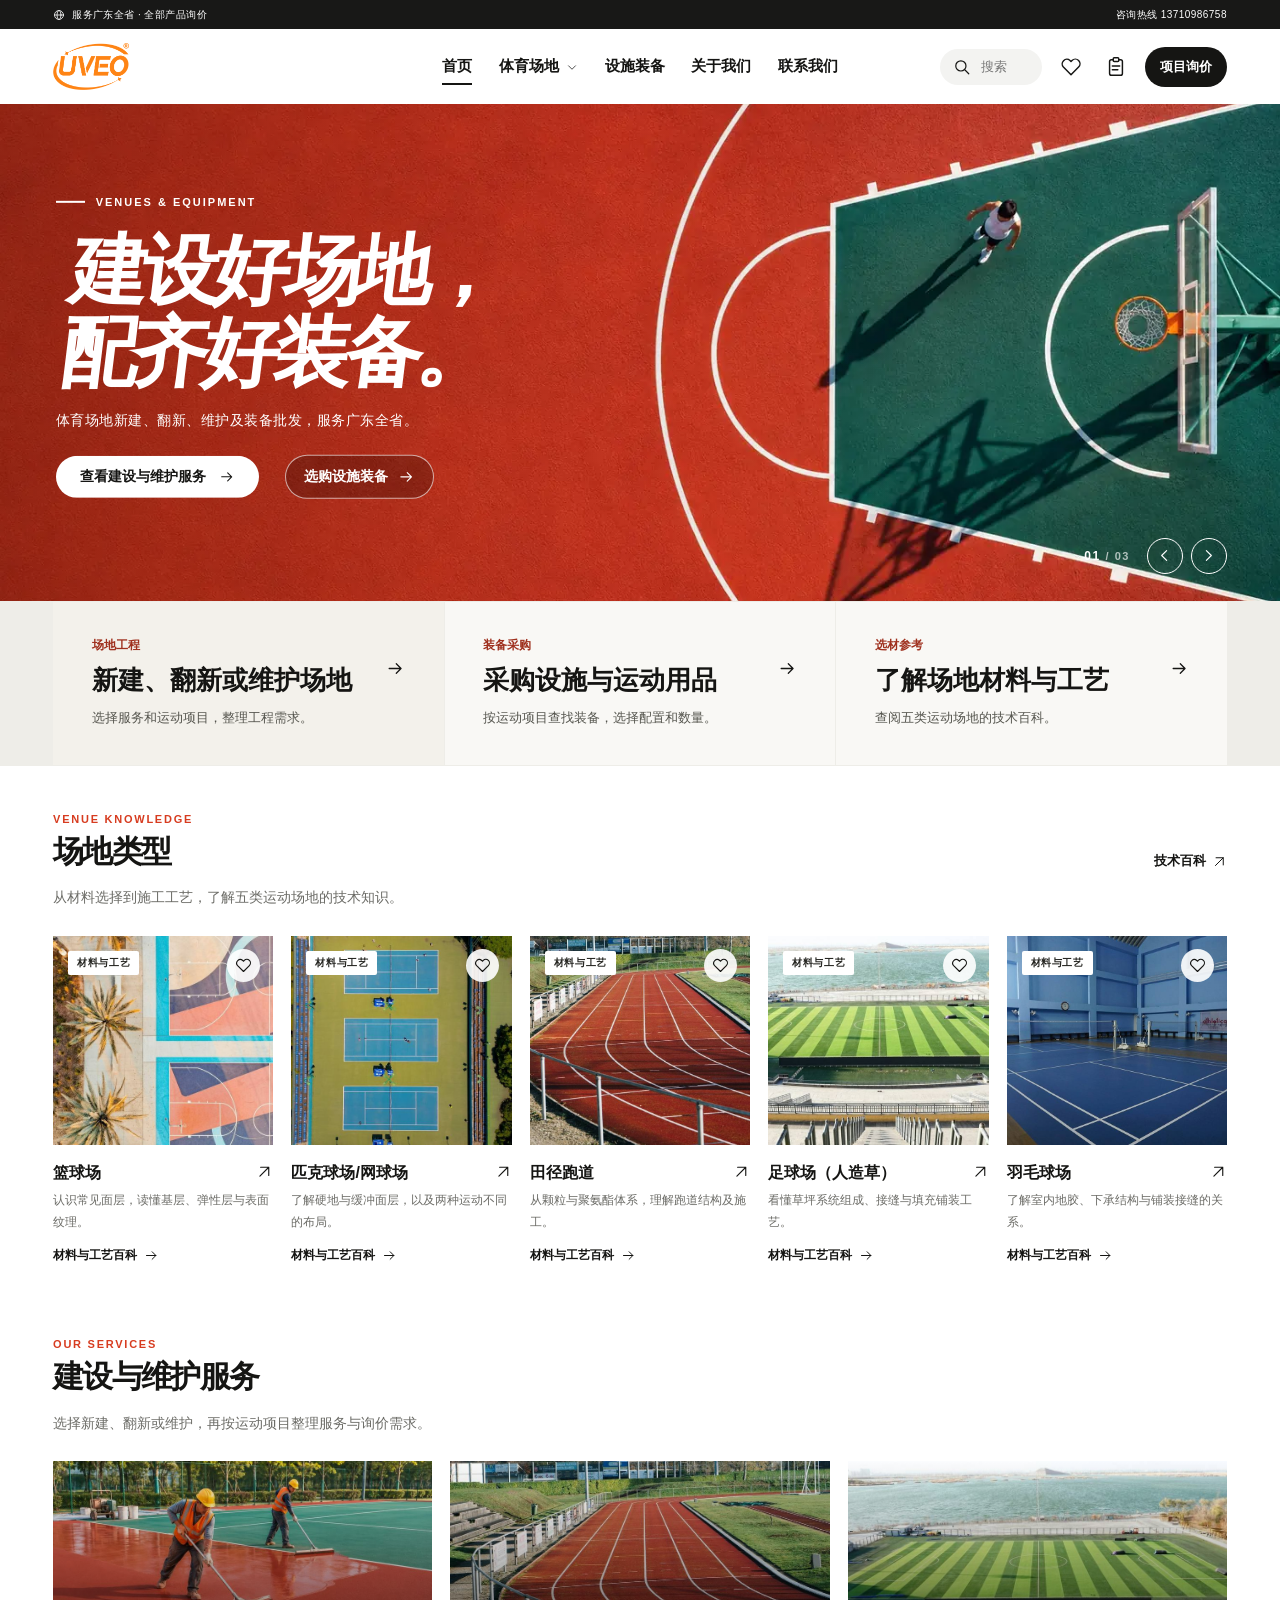
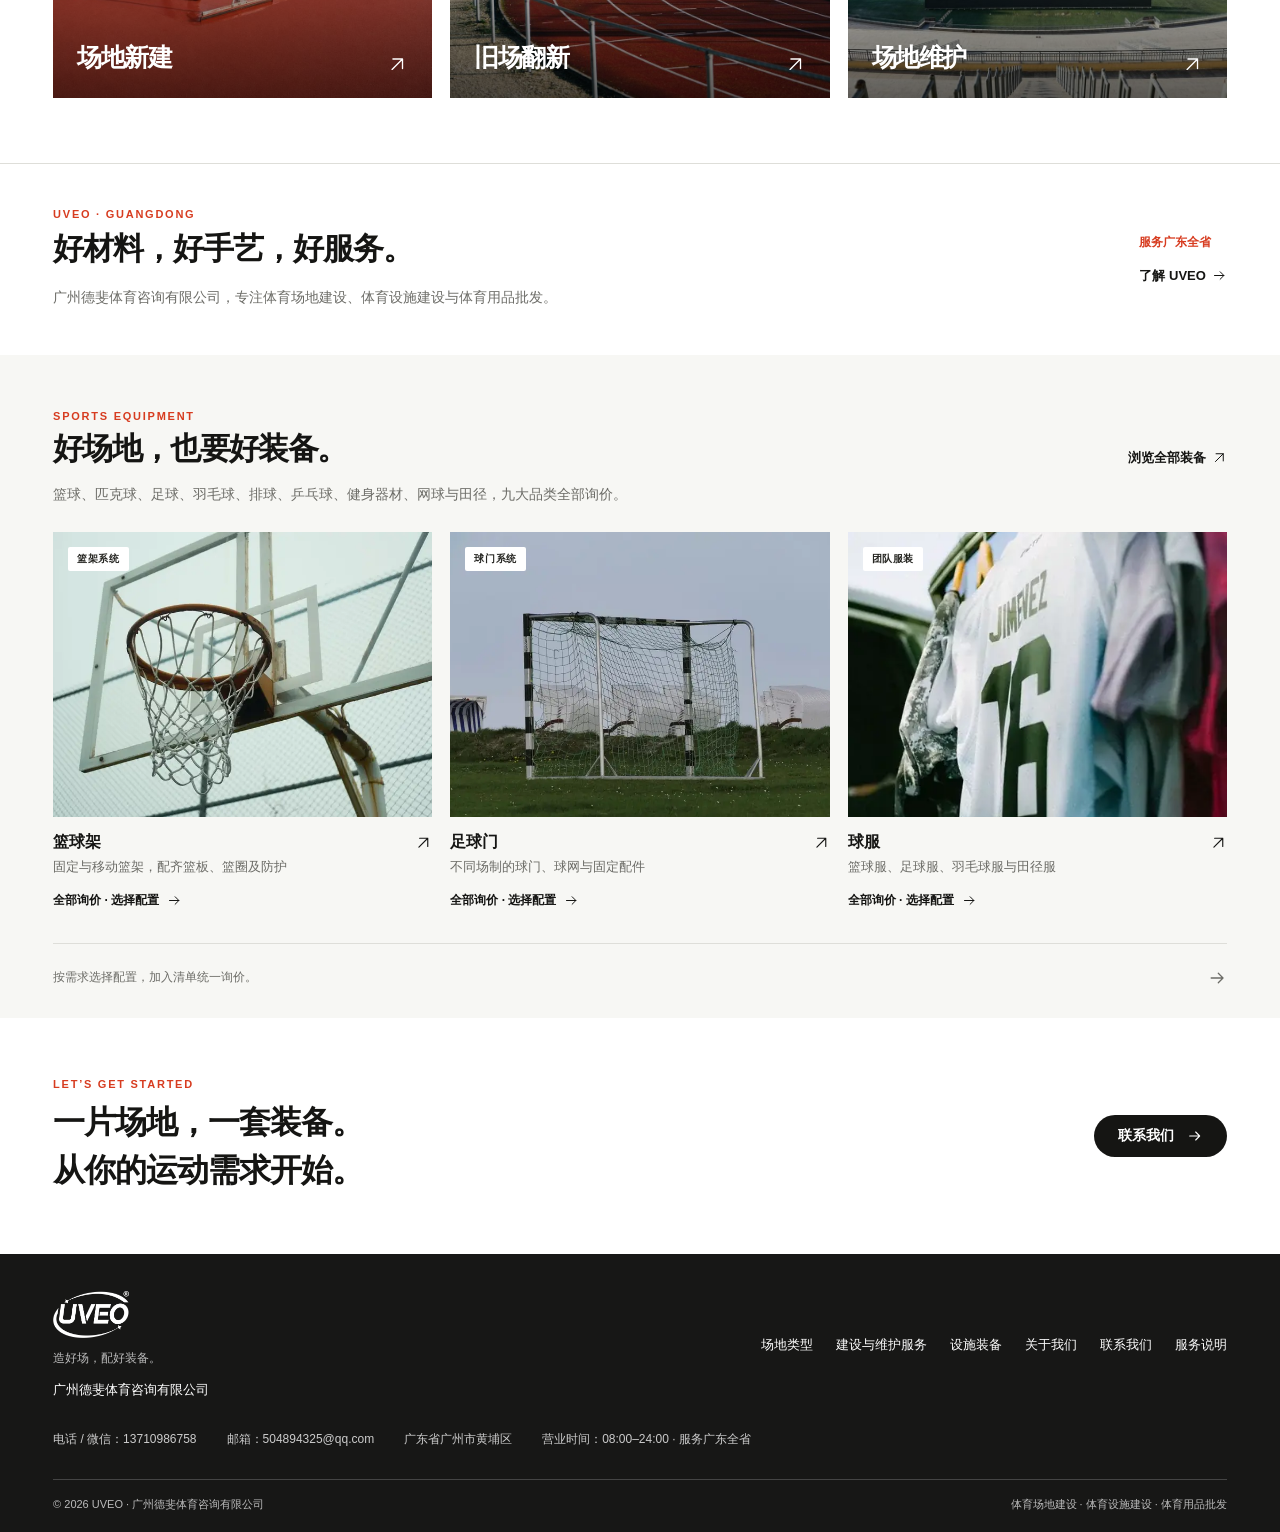
<file: index.html>
<!doctype html>
<html lang="zh-CN">
<head>
  <meta charset="utf-8">
  <meta name="viewport" content="width=device-width, initial-scale=1">
  <meta name="theme-color" content="#ffffff">
  <meta name="description" content="广州德斐体育咨询有限公司旗下 UVEO，专注体育场地建设、体育设施建设与体育用品批发，服务覆盖广东全省。涵盖篮球、匹克球、足球、羽毛球、排球、乒乓球、健身器材、网球与田径，全部产品欢迎询价。">
  <title>UVEO｜体育场地 · 设施装备</title>
  <link rel="icon" href="assets/uveo-logo.png">
  <link rel="stylesheet" href="style.css">
  <link rel="stylesheet" href="customer.css">
  <script src="company.js" defer></script>
  <script src="venues.js" defer></script>
  <script src="venue-guides.js" defer></script>
  <script src="equipment.js" defer></script>
  <script src="discovery.js" defer></script>
  <script src="app.js" defer></script>
</head>
<body>
  <a class="skip" href="#main">跳至主要内容</a>
  <div class="utility"><span><i data-icon="globe"></i> 服务广东全省 · 全部产品询价</span><a href="tel:13710986758">咨询热线 13710986758</a></div>
  <header class="site-header">
    <div class="brand-area"><button class="icon mobile-menu" data-action="menu" aria-label="打开导航"><i data-icon="menu"></i></button><a class="brand" href="#" aria-label="UVEO 首页"><img src="assets/uveo-logo.png" alt="UVEO"></a></div>
    <nav class="main-nav" aria-label="主导航">
      <a href="#" data-nav="home">首页</a>
      <div class="nav-dropdown">
        <button class="nav-trigger" aria-expanded="false" aria-controls="venue-menu" data-action="venues-menu">体育场地 <svg aria-hidden="true" viewBox="0 0 16 16" width="12" height="12" fill="none" stroke="currentColor"><path d="m3 6 5 5 5-5"/></svg></button>
        <div class="nav-submenu" id="venue-menu" hidden><span class="menu-caption">SPORTS VENUES</span><a href="#venues">场地类型 <span>五类场地的材料与工艺百科</span></a><a href="#services">建设与维护服务 <span>场地新建 · 旧场翻新 · 场地维护</span></a></div>
      </div>
      <a href="#equipment" data-nav="equipment">设施装备</a><a href="#about" data-nav="about">关于我们</a><a href="#contact" data-nav="contact">联系我们</a>
    </nav>
    <div class="actions">
      <button class="search-trigger" data-action="search" aria-label="搜索场地、服务与装备"><i data-icon="search"></i><span>搜索</span></button>
      <button class="icon desktop-heart" data-action="saved" aria-label="收藏的场地百科"><i data-icon="heart"></i></button>
      <button class="icon bag-icon" data-action="bag" aria-label="项目需求清单"><i data-icon="clipboard"></i><span class="bag-count" hidden></span></button>
      <a class="header-quote" href="#contact/quote">项目询价</a>
    </div>
  </header>
  <main id="main" tabindex="-1"></main>
  <footer><div class="foot-top"><div><a href="#" class="brand foot-brand" aria-label="UVEO 首页"><img src="assets/uveo-logo-white.png" alt="UVEO"></a><p class="footer-tagline">造好场，配好装备。</p><p class="footer-company">广州德斐体育咨询有限公司</p></div><nav aria-label="页脚导航"><a href="#venues">场地类型</a><a href="#services">建设与维护服务</a><a href="#equipment">设施装备</a><a href="#about">关于我们</a><a href="#contact">联系我们</a><button data-action="help">服务说明</button></nav></div><div class="footer-contact"><a href="tel:13710986758">电话 / 微信：13710986758</a><a href="mailto:504894325@qq.com">邮箱：504894325@qq.com</a><span>广东省广州市黄埔区</span><span>营业时间：08:00–24:00 · 服务广东全省</span></div><div class="foot-bottom"><span>© 2026 UVEO · 广州德斐体育咨询有限公司</span><span>体育场地建设 · 体育设施建设 · 体育用品批发</span></div></footer>
  <dialog id="panel" aria-labelledby="panel-title"><div id="panel-content"></div></dialog>
  <nav class="mobile-quick-nav" aria-label="快捷操作">
    <a href="tel:13710986758"><i data-icon="phone"></i>电话咨询</a>
    <button type="button" data-action="bag"><i data-icon="clipboard"></i><span>需求清单 <span data-brief-count>0</span></span></button>
    <a href="#contact/quote"><i data-icon="arrow"></i>项目询价</a>
  </nav>
  <div id="toast" role="status"></div>
</body>
</html>
</file>
<file: style.css>
:root{--ink:#151513;--muted:#6c6c67;--gutter:clamp(22px,4.15vw,76px);--red:#d73c20;--line:#deded9;color:var(--ink);font-family:Arial,"PingFang SC","Microsoft YaHei",sans-serif;font-synthesis:weight style}
*{box-sizing:border-box}body{margin:0;background:white}button,input,select{font:inherit;color:inherit}button,a{touch-action:manipulation}button{border:0;background:none;cursor:pointer;padding:0}a{color:inherit;text-decoration:none}button:focus-visible,a:focus-visible,input:focus-visible,select:focus-visible{outline:2px solid #2666ba;outline-offset:4px}button:disabled{opacity:.32;cursor:default}img{display:block;max-width:100%}[hidden]{display:none!important}h1,h2,h3,p{margin:0}.skip{position:absolute;z-index:8;background:white;padding:12px;top:-70px}.skip:focus{top:0}
.utility{height:29px;background:#181817;color:white;display:flex;align-items:center;justify-content:space-between;padding:0 var(--gutter);font-size:10px;letter-spacing:.45px}.utility span{display:flex;align-items:center;gap:7px}.utility svg{width:12px;height:12px}.utility button{font-size:11px}.site-header{height:75px;padding:0 var(--gutter);display:grid;grid-template-columns:1fr auto 1fr;align-items:center;background:white;position:relative;z-index:2}.brand-area,.actions,.main-nav{display:flex;align-items:center}.brand img{width:clamp(98px,8.8vw,151px);height:42px;object-fit:contain;object-position:left center}.main-nav{gap:clamp(20px,2.5vw,46px);font-size:15px;font-weight:650}.main-nav a{position:relative;padding:25px 0}.main-nav a::after{position:absolute;content:"";left:0;right:0;bottom:16px;height:2px;background:currentColor;transform:scaleX(0);transition:transform .2s}.main-nav a:hover::after,.main-nav a.current::after{transform:scaleX(1)}.actions{justify-content:flex-end;gap:13px}.icon,.round,.search-trigger{display:inline-flex;align-items:center;justify-content:center}.icon{width:32px;height:38px}.icon svg,.search-trigger svg{width:22px;height:22px}.search-trigger{border-radius:28px;background:#f3f3f1;gap:10px;font-size:13px;color:#777;justify-content:flex-start;width:clamp(85px,8vw,145px);height:36px;padding-left:13px}.search-trigger svg{color:var(--ink);width:18px}.icon:hover,.utility button:hover,.foot-top a:hover{opacity:.65}.bag-icon{position:relative}.bag-count{font-size:10px;position:absolute;right:-3px;top:0;background:var(--red);color:white;border-radius:15px;min-width:16px;height:16px;line-height:16px}.mobile-menu{display:none}i[data-icon]{display:inline-flex;align-items:center}
.hero{position:relative;isolation:isolate;background:#a43123;height:clamp(465px,38.8vw,670px);color:white;overflow:hidden}.hero-image,.hero-shade{position:absolute;inset:0;width:100%;height:100%;z-index:-1}.hero-image{object-fit:cover;object-position:center center}.hero-shade{background:linear-gradient(90deg,rgba(42,10,4,.36),rgba(52,15,5,.07) 48%,transparent 72%)}.hero-content{position:absolute;top:49%;transform:translateY(-50%);left:var(--gutter);padding-left:.2vw;max-width:67%}.eyebrow{display:flex;gap:11px;align-items:center;font-size:11px;font-weight:750;letter-spacing:2px}.eyebrow::before{content:"";display:inline-block;width:29px;height:2px;background:currentColor}.hero h1{font-size:clamp(63px,6.55vw,114px);font-weight:1000;letter-spacing:-.075em;line-height:1.07;margin:21px 0 18px;transform:skewX(-7deg);transform-origin:left bottom}.hero h1 span{display:block}.hero-copy{font-size:clamp(14px,1.08vw,19px);letter-spacing:.5px}.pill{border:1px solid transparent;border-radius:99px;min-height:42px;padding:10px 23px;display:inline-flex;justify-content:center;align-items:center;gap:13px;font-weight:650;font-size:14px;background:var(--ink);color:white}.pill:hover{background:#444}.pill.light{background:white;color:var(--ink)}.pill.light:hover{background:#e9e9e5}.pill svg{width:16px;height:16px}.hero .pill{margin-top:25px}.hero-controls{position:absolute;right:var(--gutter);bottom:27px;display:flex;align-items:center;gap:8px}.hero-count{font:600 12px Arial;letter-spacing:1.5px;margin-right:9px}.hero-count small{opacity:.65;font-size:11px}.round{border-radius:50%;height:36px;width:36px;background:#f3f3f1}.round:hover:not(:disabled){background:#dededb}.round svg{width:17px;height:17px}.hero .round{color:inherit;background:transparent;border:1px solid currentColor}.hero .round:hover{background:#fff3}.hero.product-slide{background:#eeeae2;color:#141412}.product-slide .hero-image{left:46%;width:54%;object-fit:contain;mix-blend-mode:multiply}.product-slide .hero-shade{background:transparent}.product-slide .pill.light{color:white;background:#161614}
.section{padding:47px var(--gutter) 9px}.section-head{display:flex;align-items:flex-end;justify-content:space-between;gap:18px;margin-bottom:23px}.overline{color:var(--red);font:750 11px Arial;letter-spacing:1.75px;margin-bottom:8px}.section-head h2,.collection h1{font-size:clamp(28px,2.4vw,44px);font-weight:850;letter-spacing:-.055em;line-height:1.22}.section-tools{display:flex;gap:8px;align-items:center}.text-link{font-size:13px;display:inline-flex;align-items:center;gap:6px;font-weight:600}.text-link svg{width:15px;height:15px}.section-tools .text-link{margin-right:14px}.text-link:hover{text-decoration:underline}.product-rail{display:grid;grid-auto-flow:column;grid-auto-columns:calc((100% - 36px)/3);gap:18px;overflow:auto;scroll-snap-type:x mandatory;scrollbar-width:none}.product-rail::-webkit-scrollbar{display:none}.product-card{min-width:0;position:relative;scroll-snap-align:start}.product-link{width:100%;display:block;text-align:left}.photo{display:flex;align-items:center;justify-content:center;aspect-ratio:1.44;background:#f3f3f0;position:relative;overflow:hidden}.photo img{width:100%;height:100%;object-fit:contain;mix-blend-mode:multiply;transition:transform .32s}.product-link:hover .photo img{transform:scale(1.045)}.product-flag{position:absolute;left:15px;top:15px;background:white;color:#262622;border-radius:2px;padding:5px 9px;font-size:10px;letter-spacing:.6px;font-weight:700}.save-item{background:rgba(255,255,255,.9);position:absolute;right:13px;top:13px;width:33px;height:33px}.save-item svg{width:17px;height:17px}.is-saved svg{fill:currentColor}.product-info{margin:15px 0 4px;font-size:16px;display:flex;justify-content:space-between;gap:10px;align-items:baseline}.product-info strong{font-weight:720}.price{font-size:14px;font-weight:600;white-space:nowrap}.product-type{font-size:13px;color:var(--muted)}
.sport-section{padding-top:62px;padding-bottom:65px}.sport-grid{display:grid;grid-template-columns:repeat(3,1fr);gap:18px}.sport-tile{position:relative;isolation:isolate;aspect-ratio:1.6;background:#222;color:white;overflow:hidden;display:flex;align-items:flex-end;padding:24px;text-align:left}.sport-tile img{position:absolute;inset:0;z-index:-2;width:100%;height:100%;object-fit:cover;transition:.3s}.sport-tile:after{content:"";inset:0;position:absolute;z-index:-1;background:linear-gradient(transparent,#0009)}.sport-tile:hover img{transform:scale(1.025)}.sport-tile strong{font-size:25px;letter-spacing:-.06em}.sport-tile svg{margin-left:auto;width:21px}.collection{padding:39px var(--gutter) 65px;min-height:63vh}.crumb{font-size:12px;color:#777;margin-bottom:30px}.crumb a:hover{text-decoration:underline}.catalog-tools{display:flex;justify-content:space-between;align-items:center;margin:25px 0 23px;gap:15px}.chips{display:flex;gap:8px;flex-wrap:wrap}.chip{border:1px solid var(--line);border-radius:60px;padding:7px 15px;font-size:13px}.chip.active{background:var(--ink);color:white;border-color:var(--ink)}.sort{font-size:13px;border:0;background:white;padding:7px}.product-grid{display:grid;grid-template-columns:repeat(3,minmax(0,1fr));gap:32px 18px}.empty{color:var(--muted);font-size:14px;line-height:1.7;margin:27px 0}.empty .pill{margin-top:18px}
footer{background:#171716;color:#fff;padding:37px var(--gutter) 20px}.foot-top,.foot-bottom,.foot-top nav{display:flex;align-items:center;justify-content:space-between;gap:23px}.foot-brand img{filter:brightness(0) invert(1)}.foot-top nav{font-size:13px}.foot-bottom{margin-top:29px;border-top:1px solid #444;padding-top:17px;color:#bbb;font-size:11px}
dialog{border:0;position:fixed;inset:0 0 0 auto;margin:0;width:min(455px,100%);max-width:100%;height:100%;max-height:100dvh;padding:0;color:var(--ink)}dialog::backdrop{background:#1117}body.lock{overflow:hidden}#panel-content{padding:26px 26px 45px}.panel-head{display:flex;align-items:center;justify-content:space-between;gap:16px;margin-bottom:23px}.panel-head h2{font-size:24px;letter-spacing:-1px}.panel-search{display:flex;border:1px solid #aaa;border-radius:99px;gap:10px;align-items:center;padding:0 15px;height:45px}.panel-search svg{width:19px}.panel-search input{border:0;background:none;outline:none;width:100%}.panel-hint{margin:22px 0 10px;font-size:13px;color:var(--muted)}.mini-row{display:flex;align-items:center;gap:15px;width:100%;text-align:left;padding:14px 0;border-bottom:1px solid var(--line)}.mini-row img{width:75px;height:70px;background:#f4f4f2;object-fit:contain}.mini-text{flex:1;display:grid;gap:6px}.mini-text small{color:var(--muted)}.mini-text strong{font-size:15px}.mini-text .price{font-size:13px}.panel-product{width:100%;height:230px;background:#f3f3f1;object-fit:contain}.detail-title{font-size:25px;margin:17px 0 7px}.detail-meta{color:var(--muted);font-size:14px;margin-bottom:9px}.size-label{margin:25px 0 10px;font-size:14px;font-weight:bold}.size-grid{display:flex;flex-wrap:wrap;gap:7px}.size-grid button{border:1px solid #ccc;border-radius:4px;padding:9px 15px;font-size:13px}.size-grid button[aria-pressed=true]{background:var(--ink);color:white}.wide{width:100%;margin-top:20px}.outline{background:white;color:var(--ink);border-color:#bbb;margin-top:8px}.outline:hover{background:#f3f3f2}.quantity{display:flex;gap:12px;align-items:center;font-size:13px}.quantity button{font-size:16px;border:1px solid #ccc;width:25px;height:25px;border-radius:50%}.subtotal{display:flex;justify-content:space-between;margin:24px 0;font-size:18px}.panel-link{display:block;padding:16px 0;border-bottom:1px solid var(--line);font-weight:600}.help-body{line-height:1.8;font-size:14px}.help-body h3{font-size:16px;margin:18px 0 4px}#toast{position:fixed;z-index:12;bottom:23px;left:50%;transform:translate(-50%,8px);background:#20201f;color:white;padding:11px 18px;border-radius:25px;font-size:13px;opacity:0;pointer-events:none;transition:.18s;white-space:nowrap}#toast.on{opacity:1;transform:translate(-50%,0)}
@media(min-width:1650px){.section{padding-top:65px}.utility{font-size:12px;height:32px}.site-header{height:85px}}
@media(max-width:920px){.main-nav{gap:18px;font-size:14px}.actions{gap:6px}.search-trigger{width:36px;justify-content:center;padding:0}.search-trigger span{display:none}.hero{height:455px}.hero h1{font-size:73px}.hero-shade{background:linear-gradient(90deg,#32100766,transparent 70%)}}
@media(max-width:690px){:root{--gutter:20px}.utility{height:25px;font-size:9px}.utility button{font-size:10px}.site-header{height:62px;grid-template-columns:1fr auto}.main-nav,.desktop-heart{display:none}.mobile-menu{display:inline-flex;margin-left:-5px}.brand-area{gap:9px}.brand img{width:87px;height:33px}.actions{gap:8px}.search-trigger{background:none}.hero{height:520px;max-height:78svh;min-height:430px}.hero-image{object-position:65% center}.hero-content{left:var(--gutter);top:auto;bottom:52px;max-width:94%;transform:none}.hero-shade{background:linear-gradient(25deg,#32100792,transparent 75%)}.hero h1{font-size:64px;margin:15px 0;line-height:1.04}.hero-copy{font-size:13px}.hero .pill{margin-top:18px}.hero-controls{bottom:13px;right:16px;gap:5px}.hero-count{margin-right:5px;font-size:10px}.hero .round{width:28px;height:28px}.hero .round svg{width:13px}.eyebrow,.overline{font-size:10px}.product-slide .hero-image{left:20%;top:-15%;width:85%;height:83%}.section{padding-top:32px}.section-head{margin-bottom:17px}.section-head h2,.collection h1{font-size:28px}.section-tools .text-link{margin:0;font-size:12px}.section-tools .round{display:none}.product-rail{grid-auto-columns:min(78%,320px);gap:12px;margin-right:calc(-1 * var(--gutter));padding-right:var(--gutter)}.photo{aspect-ratio:1.25}.product-info{font-size:15px}.product-type{font-size:12px}.sport-section{padding-bottom:33px}.sport-grid{gap:10px;grid-template-columns:1fr}.sport-tile{aspect-ratio:2.35}.foot-top{align-items:flex-start}.foot-top nav{gap:13px;font-size:12px}.foot-bottom{font-size:10px}.product-grid{grid-template-columns:repeat(2,minmax(0,1fr));gap:24px 10px}.product-grid .product-info{display:grid;gap:5px}.product-grid .save-item{right:7px;top:7px;width:27px;height:27px}.product-grid .product-flag{left:7px;top:7px;font-size:9px}.catalog-tools{align-items:flex-start;flex-direction:column}.collection{padding-top:27px}.sort{padding-left:0}.chip{padding:6px 10px}.crumb{margin-bottom:22px}}
.photo img{object-fit:cover}
.photo img{mix-blend-mode:normal}
.product-info svg{flex:none;width:17px;height:17px}
.venue-cover,.mini-row img{object-fit:cover}
.collection-intro,.service-detail{line-height:1.85;font-size:14px;color:#555650;margin-top:15px}
.result-count,.remove-entry{font-size:12px;color:var(--muted)}
.mini-text{text-align:left}
.remove-entry{text-decoration:underline;padding:10px 0}
.brief-label{display:block;font-size:15px;font-weight:650;margin:26px 0 10px}
#project-notes{width:100%;min-height:100px;border:1px solid var(--line);border-radius:5px;padding:12px;font:inherit;font-size:14px;line-height:1.6;resize:vertical}
.detail-title{margin-top:21px}
.panel-hint{line-height:1.6}
.product-link[data-product=p4] .photo img{object-position:center 20%}
.hero.product-slide:has(a[href="#shop/basketball"]){background:#050505;color:white}
.hero.product-slide:has(a[href="#shop/basketball"]) .hero-image{mix-blend-mode:normal}
.hero.product-slide:has(a[href="#shop/basketball"]) .pill{background:white;color:var(--ink)}
.brand img{height:47px}
@media(max-width:690px){.hero-image{object-position:80% center}.brand img{height:39px}}
@media(prefers-reduced-motion:reduce){*{scroll-behavior:auto!important;transition:none!important}}

/* Venue services and equipment share one navigation and inquiry flow. */
.site-header{grid-template-columns:minmax(115px,1fr) auto minmax(115px,1fr);gap:22px}
.main-nav{gap:clamp(19px,2.1vw,36px);white-space:nowrap}
.nav-dropdown{position:relative}
.nav-trigger{display:flex;gap:7px;align-items:center;font:inherit;font-weight:inherit;min-height:75px;position:relative}
.nav-trigger::after{content:"";position:absolute;left:0;right:19px;bottom:16px;height:2px;background:currentColor;transform:scaleX(0);transition:transform .2s}
.nav-trigger.current::after,.nav-trigger:hover::after,.nav-trigger[aria-expanded=true]::after{transform:scaleX(1)}
.nav-trigger>svg{transition:transform .2s}.nav-trigger[aria-expanded=true]>svg{transform:rotate(180deg)}
.nav-submenu{position:absolute;top:100%;left:-25px;width:290px;padding:23px 25px 12px;background:#fff;border:1px solid var(--line);box-shadow:0 18px 35px #1112}
.menu-caption{display:block;font-size:10px;letter-spacing:1.6px;color:var(--red);padding-bottom:8px}
.main-nav .nav-submenu a{display:block;padding:14px 0;border-top:1px solid #eee;font-size:15px}
.main-nav .nav-submenu a::after{display:none}.main-nav .nav-submenu a:hover{color:var(--red)}
.nav-submenu a span{display:block;font-size:12px;color:var(--muted);font-weight:400;margin-top:6px}
.hero h1{font-size:clamp(59px,6vw,104px)}.hero-content{max-width:80%}
.hero-links{display:flex;gap:26px;align-items:center;flex-wrap:wrap;margin-top:25px}.hero-links .pill{margin:0}
.hero-secondary{display:inline-flex;gap:10px;align-items:center;font-size:14px;font-weight:600;padding:12px 0}.hero-secondary svg{width:17px}.hero-secondary:hover{text-decoration:underline}
.business-overview{display:grid;grid-template-columns:1fr 1fr;padding:0 var(--gutter);background:#f5f5f1;border-bottom:1px solid var(--line)}
.business-entry{padding:30px 38px 30px 0}.business-entry+ .business-entry{padding-left:38px;border-left:1px solid var(--line)}
.business-number{font-size:10px;letter-spacing:1.8px;font-weight:700;color:var(--muted)}
.business-entry>div{display:flex;align-items:center;justify-content:space-between;gap:20px;margin:12px 0 9px}.business-entry h2{font-size:27px;letter-spacing:-1px}.business-entry>div svg{width:25px;transition:transform .2s}.business-entry:hover>div svg{transform:translateX(6px);color:var(--red)}
.business-entry p{font-size:13px;color:var(--muted);line-height:1.8}
.equipment-home{padding-top:55px;padding-bottom:30px;background:#f7f7f4}.section-intro{font-size:14px;color:var(--muted);line-height:1.8;margin:-8px 0 25px}
.equipment-card .photo{background:#eeeee8;aspect-ratio:4/3}.equipment-card .photo img{object-fit:contain}
.equipment-cta{display:flex;gap:8px;align-items:center;font-size:12px;font-weight:650;margin-top:16px}.equipment-cta svg{width:15px;height:15px}
.equipment-note{display:flex;align-items:center;justify-content:space-between;gap:20px;padding-top:24px;border-top:1px solid var(--line);margin-top:34px;font-size:12px;color:var(--muted)}
.equipment-note svg{width:19px}
.home-contact{padding:60px var(--gutter);display:flex;align-items:center;justify-content:space-between;gap:25px}.home-contact h2{font-size:clamp(25px,2.5vw,40px);line-height:1.5;letter-spacing:-1px}
.catalog-heading{display:flex;justify-content:space-between;align-items:center;gap:40px;padding:5px 0 20px}.catalog-heading h1{font-size:clamp(30px,3.1vw,48px)}
.catalog-mark{font-size:18px;line-height:1.65;white-space:nowrap;border-left:3px solid var(--red);padding-left:22px;color:var(--muted)}.catalog-mark b{color:var(--ink)}
.equipment-collection .catalog-tools{padding-top:20px;border-top:1px solid var(--line)}.catalog-disclaimer{font-size:12px;color:var(--muted);line-height:1.8;margin-top:40px;border-top:1px solid var(--line);padding-top:20px}
.detail-category{font-size:11px;letter-spacing:.7px;color:var(--red);margin-top:22px}.detail-category+.detail-title{margin-top:8px}
.equipment-cover{height:auto;aspect-ratio:4/3}.equipment-specs{padding-left:18px;margin:17px 0;color:#555650;font-size:13px;line-height:1.9}
.equipment-select{width:100%;border:1px solid var(--line);border-radius:4px;background:#fff;font:inherit;font-size:14px;padding:12px}
.quantity-input{display:inline-flex;align-items:center;border:1px solid var(--line);border-radius:4px;overflow:hidden}.quantity-input button{width:43px;height:42px;background:#f4f4f0;font-size:20px}.quantity-input input{width:66px;height:42px;border:0;text-align:center;background:white;font-size:15px;appearance:textfield}.quantity-input input::-webkit-inner-spin-button{appearance:none}
.brief-section-title{font-size:14px;background:#f4f4ef;padding:10px 12px;margin-top:24px}
.about-lead{display:grid;grid-template-columns:1fr 1fr;gap:7%;align-items:center;padding:10px 0 55px}.about-lead h1{font-size:clamp(42px,5vw,76px);line-height:1.25}.about-lead .collection-intro{max-width:440px;margin-top:23px}.about-lead .pill{margin-top:28px}.about-lead img{width:100%;aspect-ratio:1.1;object-fit:cover}
.about-business{display:grid;grid-template-columns:1fr 1fr;border-top:1px solid var(--line);gap:6%;padding-top:38px}.about-business h2{font-size:26px;margin:12px 0}.about-business p{font-size:14px;color:var(--muted);line-height:1.9;margin-bottom:23px}
.contact-layout{display:grid;grid-template-columns:1fr 1fr;gap:8%;padding:10px 0}.contact-layout h1{font-size:clamp(28px,2.9vw,44px);line-height:1.5}.contact-steps{margin:36px 0}.contact-steps p{display:flex;align-items:center;gap:16px;font-size:14px;padding:16px 0;border-bottom:1px solid var(--line)}.contact-steps span{font-size:11px;color:var(--red);font-weight:bold}
.inquiry-form{background:#f5f5f1;padding:32px}.inquiry-form h2{font-size:24px}.form-intro{font-size:13px;line-height:1.7;color:var(--muted);margin:10px 0 24px}.inquiry-form label{display:grid;gap:9px;font-size:13px;font-weight:600;margin-top:20px}.inquiry-form input,.inquiry-form select,.inquiry-form textarea{width:100%;background:white;border:1px solid #d3d3cd;border-radius:3px;padding:12px;font:inherit;font-weight:400}.inquiry-form textarea{min-height:115px;resize:vertical;line-height:1.7}.inquiry-form .panel-hint{font-size:12px;margin-top:14px}#inquiry-status{font-size:13px;line-height:1.7;margin-top:12px;color:#28613e}
.mobile-nav-group{padding:20px 0;border-bottom:1px solid var(--line)}.mobile-nav-group h3{font-size:16px;margin-bottom:5px}.mobile-nav-group a{display:block;padding:12px 0 8px 16px;font-size:14px;color:var(--muted)}
.footer-tagline{font-size:12px;color:#bbb;margin-top:12px}.foot-top nav{flex-wrap:wrap;justify-content:flex-end}
.product-grid .equipment-card .product-info{display:flex;align-items:center}
textarea:focus-visible{outline:2px solid #2666ba;outline-offset:3px}
@media(min-width:1650px){.nav-trigger{min-height:85px}}
@media(max-width:1100px){.site-header{gap:16px;grid-template-columns:auto 1fr auto}.main-nav{justify-content:center;gap:20px;font-size:14px}.search-trigger{width:36px;padding:0;justify-content:center}.search-trigger span{display:none}.actions{gap:6px}}
@media(max-width:800px) and (min-width:691px){.site-header{gap:12px}.main-nav{gap:13px;font-size:13px}.brand img{width:88px}.actions{gap:3px}.desktop-heart{display:none}}
@media(max-width:690px){.site-header{grid-template-columns:1fr auto}.hero-content{max-width:calc(100% - 40px);bottom:65px}.hero h1{font-size:clamp(44px,10.5vw,64px);letter-spacing:-.065em}.hero-copy{line-height:1.8;max-width:310px}.hero-links{gap:17px;margin-top:18px}.hero .hero-links .pill{margin:0;padding:10px 17px;font-size:13px}.hero-secondary{font-size:12px;gap:6px}.business-overview{padding:0 20px}.business-entry{padding:24px 17px 24px 0}.business-entry+.business-entry{padding-left:17px}.business-number{font-size:8px;letter-spacing:.6px}.business-entry h2{font-size:22px}.business-entry>div{gap:5px}.business-entry>div svg{width:20px}.business-entry p{font-size:11px}.equipment-home{padding-top:35px}.equipment-home .product-grid{grid-template-columns:1fr}.equipment-home .equipment-card:nth-child(3){display:none}.equipment-home .photo{aspect-ratio:1.65}.equipment-home .section-head{align-items:center}.equipment-home .section-head h2{font-size:25px;max-width:210px}.equipment-home .text-link{font-size:12px;white-space:nowrap}.section-intro{font-size:13px}.equipment-note{font-size:11px}.home-contact{align-items:flex-start;flex-direction:column;padding-top:35px;padding-bottom:35px}.home-contact h2{font-size:26px}.catalog-heading{padding:0 0 8px}.catalog-heading h1{font-size:29px}.catalog-mark{display:none}.equipment-card .product-info{font-size:14px}.equipment-card .product-type{line-height:1.7;display:block}.equipment-cta{font-size:11px;margin-top:12px}.equipment-collection .photo{aspect-ratio:1.2}.equipment-collection .product-flag{font-size:8px;padding:4px 6px}.about-lead{grid-template-columns:1fr;gap:30px;padding-bottom:30px}.about-lead h1{font-size:48px}.about-lead img{aspect-ratio:1.6}.about-business{grid-template-columns:1fr;gap:36px;padding-top:30px}.about-business h2{font-size:24px}.contact-layout{grid-template-columns:1fr;gap:30px}.contact-layout h1{font-size:29px}.contact-steps{margin:22px 0}.inquiry-form{padding:24px 20px}.foot-top{flex-direction:column;gap:25px}.foot-top nav{justify-content:flex-start;gap:16px 20px}.foot-bottom{align-items:flex-start;gap:12px;line-height:1.7}.footer-tagline{margin-top:8px}}

.utility{gap:12px}.utility a{white-space:nowrap}.utility a:hover{text-decoration:underline}
.company-intro{padding:44px var(--gutter);border-top:1px solid var(--line);display:flex;justify-content:space-between;align-items:center;gap:30px}
.company-intro h2{font-size:clamp(25px,2.4vw,37px);letter-spacing:-1px;margin-bottom:14px}.company-intro p:not(.overline){font-size:14px;line-height:1.9;color:var(--muted);max-width:700px}
.company-intro-side{display:grid;gap:16px;flex-shrink:0}.company-intro-side>span,.area-label{font-size:12px;color:var(--red);font-weight:650}
.company-name{font-size:16px;font-weight:650;margin-top:24px;line-height:1.8}.area-label{display:block;margin-top:20px}.about-lead .area-label+.pill{margin-top:20px}
.values-grid{display:grid;grid-template-columns:repeat(3,minmax(0,1fr));gap:32px;margin-top:45px;padding:30px;background:#f5f5f1}.values-grid span{font-size:10px;letter-spacing:1.2px;color:var(--muted)}.values-grid h3{font-size:21px;margin:15px 0 10px}.values-grid p{font-size:13px;line-height:1.9;color:var(--muted)}
.contact-layout{grid-template-columns:minmax(0,1fr) minmax(0,1fr);align-items:start;gap:6%}.contact-layout h1{font-size:clamp(28px,2.7vw,42px)}
.contact-methods{display:grid;grid-template-columns:repeat(2,minmax(0,1fr));gap:12px;margin-top:28px}.contact-method{display:flex;flex-direction:column;align-items:flex-start;gap:12px;padding:20px 16px;border:1px solid var(--line);background:#fafaf7}.contact-method>span{font-size:12px;color:var(--muted)}.contact-method strong{font-size:clamp(16px,1.55vw,23px);font-weight:650;letter-spacing:.1px;user-select:text}.contact-method small,.contact-method .text-link{font-size:12px;display:inline-flex;align-items:center;gap:8px}.contact-method small svg{width:15px;height:15px}a.contact-method:hover{border-color:var(--ink)}
.contact-copy-status{font-size:12px;color:#28613e;line-height:1.7;margin-top:10px;min-height:20px}.company-details{margin:8px 0 25px;font-size:13px}.company-details>div{display:grid;grid-template-columns:76px 1fr;padding:15px 0;border-bottom:1px solid var(--line);gap:12px}.company-details dt{color:var(--muted)}.company-details dd{margin:0;overflow-wrap:anywhere}.company-details a:hover{text-decoration:underline}.inquiry-form .panel-hint a{text-decoration:underline;overflow-wrap:anywhere}
.catalog-tools .result-count{flex-shrink:0}.catalog-consult{display:flex;align-items:center;justify-content:space-between;gap:25px;margin-top:42px;padding:26px;background:#f5f5f1}.catalog-consult p{font-size:13px;line-height:1.8;color:var(--muted)}.catalog-consult strong{display:block;color:var(--ink);font-size:18px;margin-bottom:5px}.catalog-consult .pill{flex-shrink:0}
.footer-company{font-size:13px;margin-top:14px}.footer-contact{display:flex;flex-wrap:wrap;gap:14px 30px;font-size:12px;color:#ccc;line-height:1.8;margin-top:30px}.footer-contact a:hover{color:white;text-decoration:underline}.footer-contact a{overflow-wrap:anywhere}
@media(max-width:690px){.utility{font-size:8px;letter-spacing:0;gap:7px}.utility a{font-size:9px}.utility span{gap:5px}.utility svg{width:10px}.company-intro{padding-top:30px;padding-bottom:30px;align-items:flex-start;flex-direction:column;gap:22px}.company-intro p:not(.overline){font-size:13px}.company-intro-side{grid-template-columns:auto auto;gap:20px;align-items:center}.company-name{font-size:15px;margin-top:18px}.about-lead h1{font-size:clamp(32px,9vw,48px)}.values-grid{grid-template-columns:1fr;margin-top:30px;padding:25px;gap:26px}.values-grid h3{margin-top:10px}.contact-layout{grid-template-columns:1fr;gap:30px}.contact-layout h1{font-size:27px}.contact-methods{gap:10px}.contact-method{padding:17px 12px}.contact-method strong{font-size:18px}.contact-method>span,.contact-method small,.contact-method .text-link{font-size:11px}.catalog-consult{padding:22px;flex-direction:column;align-items:flex-start;gap:17px}.footer-contact{flex-direction:column;gap:10px;margin-top:25px}.foot-bottom{flex-direction:column}}
@media(max-width:350px){.contact-method strong{font-size:16px}.contact-method>span{font-size:10px}.contact-layout h1{font-size:24px}}
@media(max-width:690px){.sport-tile[href="#shop/new"] img{object-position:center 15%}}

/* The venue library explains materials; project services have their own flow. */
.knowledge-grid{display:grid;grid-template-columns:repeat(5,minmax(0,1fr));gap:18px}
.knowledge-card .product-link{display:block}.knowledge-card .photo{aspect-ratio:1.05}.knowledge-card .product-info{display:flex;align-items:flex-start;line-height:1.6;font-size:16px}.knowledge-card .product-info svg{margin-top:3px}.knowledge-card .product-type{display:block;line-height:1.8;font-size:12px}.knowledge-link{display:flex;align-items:center;gap:7px;font-size:12px;font-weight:650;margin-top:14px}.knowledge-link svg{width:15px;height:15px}.knowledge-card .product-link:hover .knowledge-link{color:var(--red)}
.venue-knowledge-home{padding-bottom:12px}.guide-index .knowledge-grid{margin-top:32px}
.venue-guide{max-width:1640px;margin:auto}.guide-hero{display:grid;grid-template-columns:minmax(0,1.1fr) minmax(0,1fr);gap:6%;align-items:center;margin:8px 0 38px}.guide-hero h1{font-size:clamp(34px,4vw,60px);line-height:1.4;letter-spacing:-.055em}.guide-hero .overline{line-height:1.8}.guide-subtitle{font-size:19px;font-weight:650;margin-top:8px}.guide-hero img{width:100%;height:clamp(270px,25vw,375px);object-fit:cover}.guide-hero .collection-intro{max-width:620px}.guide-topics{display:flex;gap:8px;flex-wrap:wrap;margin-top:22px}.guide-topics span{background:#f3f3ef;padding:7px 12px;font-size:11px;border-radius:3px;color:var(--muted)}
.guide-categories{display:flex;flex-wrap:wrap;border-top:1px solid var(--line);border-bottom:1px solid var(--line);gap:8px 25px;padding:17px 0;margin-bottom:42px}.guide-categories a{font-size:13px;padding:6px 0}.guide-categories a[aria-current=page]{color:var(--red);font-weight:700}.guide-categories a:hover{text-decoration:underline}
.guide-layout{display:grid;grid-template-columns:180px minmax(0,1fr);gap:6%}.guide-toc{position:sticky;top:26px;align-self:start}.guide-toc>p{font-size:12px;font-weight:700;padding-bottom:13px;border-bottom:1px solid var(--line);margin-bottom:10px}.guide-toc>a{display:flex;gap:13px;padding:12px 0;font-size:13px;line-height:1.7;color:var(--muted)}.guide-toc>a span{font-size:10px;align-self:center;color:var(--red)}.guide-toc>a:hover{color:var(--ink);text-decoration:underline}
.guide-section{scroll-margin-top:28px;margin-bottom:54px}.guide-section h2{font-size:clamp(25px,2.3vw,35px);line-height:1.5;letter-spacing:-.05em}.guide-section-intro{font-size:13px;color:var(--muted);line-height:1.9;margin:10px 0 24px}.material-grid{display:grid;grid-template-columns:repeat(2,minmax(0,1fr));gap:16px}.material-card{border:1px solid var(--line);padding:24px}.material-card h3{font-size:19px;line-height:1.6;margin-bottom:13px}.material-card p{font-size:14px;color:#555650;line-height:1.9}.material-card dl{font-size:12px;line-height:1.9;margin:20px 0 0;border-top:1px solid var(--line);padding-top:14px}.material-card dl>div+div{margin-top:10px}.material-card dt{font-weight:700;margin-bottom:4px}.material-card dd{margin:0;color:var(--muted)}
.layer-list{list-style:none;counter-reset:layers;margin:0;padding:0;display:grid;gap:8px}.layer-list li{counter-increment:layers;position:relative;padding:20px 24px 20px 69px;background:#f4f4ef;border-left:3px solid var(--red)}.layer-list li::before{content:counter(layers,decimal-leading-zero);position:absolute;left:23px;top:22px;font-size:12px;color:var(--muted)}.layer-list strong{font-size:15px;line-height:1.7}.layer-list p{font-size:13px;color:var(--muted);line-height:1.9;margin-top:5px}
.process-list{list-style:none;padding:0;margin:24px 0 0;counter-reset:process;display:grid;grid-template-columns:repeat(2,minmax(0,1fr));gap:26px 32px}.process-list li{counter-increment:process;border-top:1px solid var(--line);padding-top:18px}.process-list li::before{content:counter(process,decimal-leading-zero);font-size:12px;letter-spacing:1px;color:var(--red);font-weight:700}.process-list h3{font-size:17px;line-height:1.6;margin:10px 0}.process-list p{font-size:13px;color:#555650;line-height:1.9}
.guide-checks{list-style:none;padding:0;margin:20px 0 0}.guide-checks li{font-size:14px;line-height:1.9;padding:17px 0 17px 24px;border-bottom:1px solid var(--line);position:relative}.guide-checks li::before{content:"";position:absolute;left:0;top:26px;width:6px;height:6px;border-radius:50%;background:var(--red)}
.guide-faq{margin-top:20px}.guide-faq details{border-bottom:1px solid var(--line);padding:18px 0}.guide-faq summary{font-size:15px;line-height:1.8;cursor:pointer;font-weight:600;padding-right:10px}.guide-faq summary:focus-visible{outline:2px solid #2666ba;outline-offset:4px}.guide-faq p{font-size:14px;line-height:1.9;color:var(--muted);margin-top:14px}.guide-sources{padding-top:25px;border-top:1px solid var(--line)}.guide-sources h2{font-size:24px}.guide-sources>p:not(.overline){font-size:12px;line-height:1.9;color:var(--muted);margin-top:12px}.guide-sources ul{list-style:none;margin:18px 0 0;padding:0;display:grid;gap:12px}.guide-sources li a{font-size:12px;display:inline-flex;align-items:center;gap:7px;line-height:1.8;text-decoration:underline;text-underline-offset:3px}.guide-sources li svg{width:13px;height:13px;flex-shrink:0}.guide-next{display:flex;align-items:center;justify-content:space-between;border-top:1px solid var(--line);padding-top:23px;gap:20px}
.service-tabs{display:flex;flex-wrap:wrap;gap:20px;margin:28px 0 0;border-bottom:1px solid var(--line)}.service-tabs a{font-size:14px;padding:0 0 13px;border-bottom:2px solid transparent}.service-tabs a[aria-current=page]{border-color:var(--ink);font-weight:650}.service-tabs a:hover{color:var(--red)}.search-section-title{font-size:13px;margin-top:28px;padding:10px 12px;background:#f4f4ef}
@media(max-width:1100px){.knowledge-grid{grid-template-columns:repeat(3,minmax(0,1fr));gap:28px 18px}.knowledge-card .photo{aspect-ratio:1.4}.guide-hero{gap:4%}.guide-layout{gap:4%;grid-template-columns:150px minmax(0,1fr)}.guide-subtitle{font-size:17px}}
@media(max-width:900px){.guide-layout{grid-template-columns:1fr;gap:24px}.guide-toc{position:static;display:flex;flex-wrap:wrap;gap:7px 20px;padding-bottom:15px;border-bottom:1px solid var(--line)}.guide-toc>p{width:100%;border:0;padding:0;margin:0 0 4px}.guide-toc>a{padding:5px 0;gap:7px;font-size:12px}.guide-hero img{height:300px}}
@media(max-width:690px){.knowledge-grid{grid-template-columns:repeat(2,minmax(0,1fr));gap:26px 12px}.knowledge-card .photo{aspect-ratio:1.15}.knowledge-card .product-info{font-size:14px;gap:5px}.knowledge-card .product-info svg{width:14px;height:14px}.knowledge-card .product-flag{font-size:8px;top:9px;left:8px;padding:4px 6px}.knowledge-card .save-item{right:7px;top:7px;width:27px;height:27px}.knowledge-card .product-type{font-size:11px}.knowledge-link{font-size:11px;gap:5px;margin-top:11px}.guide-hero{grid-template-columns:1fr;gap:24px;margin-top:0;margin-bottom:24px}.guide-hero h1{font-size:32px}.guide-subtitle{font-size:17px}.guide-hero img{height:auto;aspect-ratio:1.6}.guide-hero .collection-intro{font-size:13px}.guide-categories{gap:6px 17px;margin-bottom:24px;padding:12px 0}.guide-categories a{font-size:12px}.guide-section{margin-bottom:35px;scroll-margin-top:18px}.guide-section h2{font-size:25px}.material-grid{grid-template-columns:1fr;gap:12px}.material-card{padding:20px}.material-card h3{font-size:18px}.material-card p{font-size:13px}.process-list{grid-template-columns:1fr;gap:22px}.layer-list li{padding:17px 16px 17px 52px}.layer-list li::before{left:17px;top:21px}.guide-checks li{font-size:13px}.guide-next{align-items:flex-start;gap:18px;flex-direction:column}.guide-index .knowledge-grid{margin-top:25px}.service-tabs a{font-size:13px}.service-collection .product-info{display:flex!important;font-size:14px;line-height:1.6}.service-collection .product-type{display:block;line-height:1.8;font-size:12px}}
</file>
<file: customer.css>
.journey-grid {
  display: grid;
  grid-template-columns: repeat(3, minmax(0, 1fr));
  gap: 1px;
  padding-inline: var(--gutter);
  background: #eeede8;
  border-block: 1px solid #eeede8;
}

.journey-card {
  position: relative;
  display: grid;
  align-content: start;
  gap: 9px;
  min-width: 0;
  padding: clamp(22px, 2.8vw, 42px) clamp(20px, 3vw, 44px);
  background: #f9f8f5;
  transition: background-color .18s ease;
}

.journey-card:first-child { background: #f3f1eb; }
.journey-card:hover { background: #eae7de; }
.journey-card:focus-visible { z-index: 1; outline-offset: -4px; }
.journey-card > span { color: #9f301e; font-size: 12px; font-weight: 700; }
.journey-card > strong {
  padding-right: 29px;
  font-size: clamp(20px, 2vw, 30px);
  line-height: 1.35;
}
.journey-card > p { color: #55554e; font-size: 13px; line-height: 1.7; }
.journey-card > svg {
  position: absolute;
  right: clamp(20px, 3vw, 44px);
  top: clamp(39px, 4.45vw, 65px);
  flex-shrink: 0;
  width: 19px;
  height: 19px;
  transition: transform .18s ease;
}
.journey-card:hover > svg { transform: translateX(3px); }

.hero-links .hero-secondary {
  min-height: 44px;
  padding: 9px 18px;
  border: 1px solid rgb(255 255 255 / 62%);
  border-radius: 99px;
  background: rgb(0 0 0 / 23%);
}
.hero-links .hero-secondary:hover { background: rgb(0 0 0 / 43%); text-decoration: none; }
.hero-links .hero-secondary:focus-visible { outline-color: white; }
.header-quote {
  display: inline-flex;
  align-items: center;
  justify-content: center;
  min-height: 40px;
  padding: 8px 15px;
  border-radius: 99px;
  background: var(--ink);
  color: white;
  font-size: 13px;
  font-weight: 700;
  white-space: nowrap;
}
.header-quote:hover { background: #444; }
.mobile-quick-nav { display: none; }

#panel-content { padding-top: 0; }
.panel-head {
  position: sticky;
  z-index: 2;
  top: 0;
  margin-inline: -26px;
  padding: 16px 26px;
  background: white;
  border-bottom: 1px solid var(--line);
}
.panel-head h2 { font-size: clamp(19px, 4.4vw, 24px); line-height: 1.35; }
.panel-head .round { width: 44px; height: 44px; flex: 0 0 44px; }
dialog { overscroll-behavior: contain; }

.quote-contact-grid,
.quote-fields {
  display: grid;
  grid-template-columns: repeat(2, minmax(0, 1fr));
  gap: 14px;
}
.quote-fields { margin-block: 17px; }
.quote-fields > label { min-width: 0; margin-top: 0; }
.quote-fields > label:has(textarea),
.quote-fields > label.quote-field-wide { grid-column: 1 / -1; }
.quote-fields input, .quote-fields select, .quote-fields textarea { min-width: 0; font-size: 16px; }
#inquiry-form { scroll-margin-top: 16px; }
#quote-title:focus { outline: none; }
.quote-optional { margin-top: 16px; border-block: 1px solid var(--line); }
.quote-optional > summary {
  cursor: pointer;
  padding: 13px 0;
  font-size: 13px;
  font-weight: 650;
  line-height: 1.5;
}
.quote-optional > summary:focus-visible { outline: 2px solid #2666ba; outline-offset: 3px; }
.quote-optional .quote-fields { margin-top: 4px; }
.quote-item-summary {
  display: grid;
  grid-template-columns: minmax(0, 1fr) auto;
  align-items: center;
  gap: 8px 12px;
  margin-block: 16px;
  padding: 14px 16px;
  border: 1px solid var(--line);
  background: white;
  font-size: 13px;
  line-height: 1.6;
}
.quote-item-summary ul { padding-inline-start: 19px; margin: 0; }
.quote-item-summary .text-link { justify-self: start; min-height: 44px; white-space: nowrap; }
.quote-item-summary p { font-size: 12px; color: #55554e; }
.quote-actions, .quote-list-actions, .quote-empty-links {
  display: flex;
  align-items: flex-start;
  flex-wrap: wrap;
  gap: 9px;
  margin-top: 16px;
}
.quote-actions .pill, .quote-list-actions .pill, .quote-empty-links .pill {
  margin: 0;
  min-height: 44px;
  padding-inline: 16px;
}
.quote-actions .pill.outline, .quote-list-actions .pill.outline { border-color: #a5a49b; }
.quote-actions .text-link, .quote-list-actions .text-link, .quote-empty-links .text-link { min-height: 44px; }
.quote-status, .quote-copy-fallback, .cart-added {
  margin-top: 13px;
  color: #3a5542;
  font-size: 13px;
  line-height: 1.65;
}
.quote-status:empty, .cart-added:empty { margin-top: 0; }
.quote-copy-fallback textarea, textarea.quote-copy-fallback {
  display: block;
  width: 100%;
  min-height: 120px;
  margin-top: 9px;
  padding: 10px;
  border: 1px solid #a5a49b;
  background: white;
  color: var(--ink);
  font: inherit;
  resize: vertical;
}

.cart-row {
  display: grid;
  align-items: start;
  gap: 10px;
  padding-block: 12px;
  border-bottom: 1px solid var(--line);
}
.cart-row > .mini-row { padding: 0; border: 0; }
.cart-row .mini-text { min-width: 0; overflow-wrap: anywhere; }
.cart-row details { min-width: 0; }
.cart-row summary { display: list-item; width: fit-content; padding: 11px 0; cursor: pointer; font-size: 13px; }
.cart-row button[data-remove], .cart-row button[data-remove-equipment] {
  min-width: 44px;
  min-height: 44px;
  color: #8f2f20;
  font-size: 13px;
  text-decoration: underline;
  text-underline-offset: 2px;
}
.cart-edit {
  display: flex;
  flex-wrap: wrap;
  align-items: end;
  gap: 8px 12px;
  width: 100%;
}
.cart-edit label { display: grid; gap: 5px; font-size: 12px; color: #55554e; }
.cart-edit input, .cart-edit select {
  min-height: 44px;
  max-width: 100%;
  padding: 6px 8px;
  border: 1px solid #a5a49b;
  border-radius: 4px;
  background: white;
  color: var(--ink);
  font-size: 16px;
}
.cart-edit input[type=number] { width: 82px; }
.cart-edit button, .cart-edit .pill { min-height: 44px; margin: 0; }

.catalog-search-wrap { display: grid; gap: 9px; margin-top: 20px; }
.catalog-search {
  display: flex;
  align-items: center;
  gap: 10px;
  width: min(100%, 470px);
  min-height: 46px;
  padding-inline: 15px;
  border: 1px solid #a5a49b;
  border-radius: 99px;
  background: white;
  color: var(--muted);
}
.catalog-search input, input.catalog-search {
  flex: 1;
  min-width: 0;
  min-height: 44px;
  color: var(--ink);
  font-size: 16px;
}
.catalog-search input { border: 0; background: transparent; }
.catalog-search svg { flex: 0 0 18px; width: 18px; height: 18px; }
.catalog-search:focus-within, .panel-search:focus-within {
  outline: 2px solid #2666ba;
  outline-offset: 3px;
}
.catalog-search input:focus-visible { outline: 0; }
.panel-search input { font-size: 16px; }
.search-suggestions, .search-scopes {
  display: flex;
  flex-wrap: wrap;
  align-items: center;
  gap: 7px;
  margin-top: 14px;
}
.search-suggestions button, .search-scopes button { min-height: 38px; }
.search-scopes button[aria-pressed=true], .search-scopes .active {
  border-color: var(--ink);
  background: var(--ink);
  color: white;
}
.search-empty {
  grid-column: 1 / -1;
  margin-top: 20px;
  padding: 16px;
  border: 1px solid var(--line);
  background: #f9f8f5;
  color: #55554e;
  font-size: 13px;
  line-height: 1.7;
}
.search-empty a { color: var(--ink); text-decoration: underline; text-underline-offset: 2px; }
.service-quick-quote {
  display: flex;
  align-items: center;
  justify-content: space-between;
  gap: 12px 20px;
  flex-wrap: wrap;
  margin-block: 24px;
  padding: 16px 20px;
  background: #f3f1eb;
  font-size: 14px;
  line-height: 1.65;
}
.service-quick-quote .pill { margin: 0; }

.equipment-card .photo img,
.equipment-photo img {
  object-fit: cover;
}
.equipment-photo { position: relative; margin: 0; }
.equipment-photo figcaption {
  position: absolute;
  bottom: 9px;
  right: 9px;
  padding: 4px 7px;
  border-radius: 3px;
  background: rgb(15 15 13 / 76%);
  color: white;
  font-size: 11px;
}
.equipment-card [data-equipment="eq-table-tennis"] img,
.equipment-photo img[src$="/table-tennis-kit.webp"] {
  object-position: center 30%;
}

@media (max-width: 1000px) {
  .header-quote { padding-inline: 11px; font-size: 12px; }
}

@media (max-width: 690px) {
  body { padding-bottom: calc(60px + env(safe-area-inset-bottom, 0px)); }
  body.lock .mobile-quick-nav { visibility: hidden; }
  body:has(#inquiry-form :is(input, textarea):focus) .mobile-quick-nav { visibility: hidden; }
  .header-quote { display: none; }
  .mobile-quick-nav {
    position: fixed;
    z-index: 9;
    inset: auto 0 0;
    display: grid;
    grid-template-columns: repeat(3, minmax(0, 1fr));
    padding: 0 max(4px, env(safe-area-inset-right, 0px)) env(safe-area-inset-bottom, 0px) max(4px, env(safe-area-inset-left, 0px));
    border-top: 1px solid var(--line);
    background: white;
  }
  .mobile-quick-nav > a, .mobile-quick-nav > button {
    position: relative;
    display: flex;
    flex-direction: column;
    align-items: center;
    justify-content: center;
    gap: 4px;
    min-width: 0;
    min-height: 59px;
    padding: 5px 2px;
    color: var(--ink);
    font-size: 12px;
    font-weight: 700;
    line-height: 1.2;
  }
  .mobile-quick-nav > :focus-visible { outline-offset: -3px; }
  .mobile-quick-nav > [aria-current=page], .mobile-quick-nav > a:last-child { color: #a13320; }
  .mobile-quick-nav svg { display: block; width: 19px; height: 19px; }
  .mobile-quick-nav [data-brief-count] {
    position: absolute;
    top: 5px;
    left: calc(50% + 6px);
    min-width: 16px;
    padding: 0 4px;
    border-radius: 30px;
    background: #a13320;
    color: white;
    font-size: 10px;
    line-height: 16px;
  }
  #toast { bottom: calc(72px + env(safe-area-inset-bottom, 0px)); }
  .journey-grid { grid-template-columns: 1fr; }
  .journey-card { gap: 4px; padding: 17px 15px; }
  .journey-card > span { font-size: 11px; }
  .journey-card > strong { font-size: 20px; }
  .journey-card > p { font-size: 12px; }
  .journey-card > svg { top: 35px; right: 15px; }
  .hero-links .hero-secondary { padding-inline: 13px; }
  .hero-links { gap: 8px 12px; }
  .quote-fields { grid-template-columns: 1fr; }
  .quote-contact-grid { gap: 10px; }
  .quote-contact-grid .contact-method { min-width: 0; overflow-wrap: anywhere; }
  .catalog-tools .chip, .search-suggestions button, .search-scopes button { min-height: 40px; }
  .quantity-input button { width: 44px; height: 44px; }
  .panel-search { min-height: 46px; }
  .inquiry-form textarea { font-size: 16px; }
}

@media (max-width: 360px) {
  .quote-item-summary { grid-template-columns: 1fr; }
}
</file>
